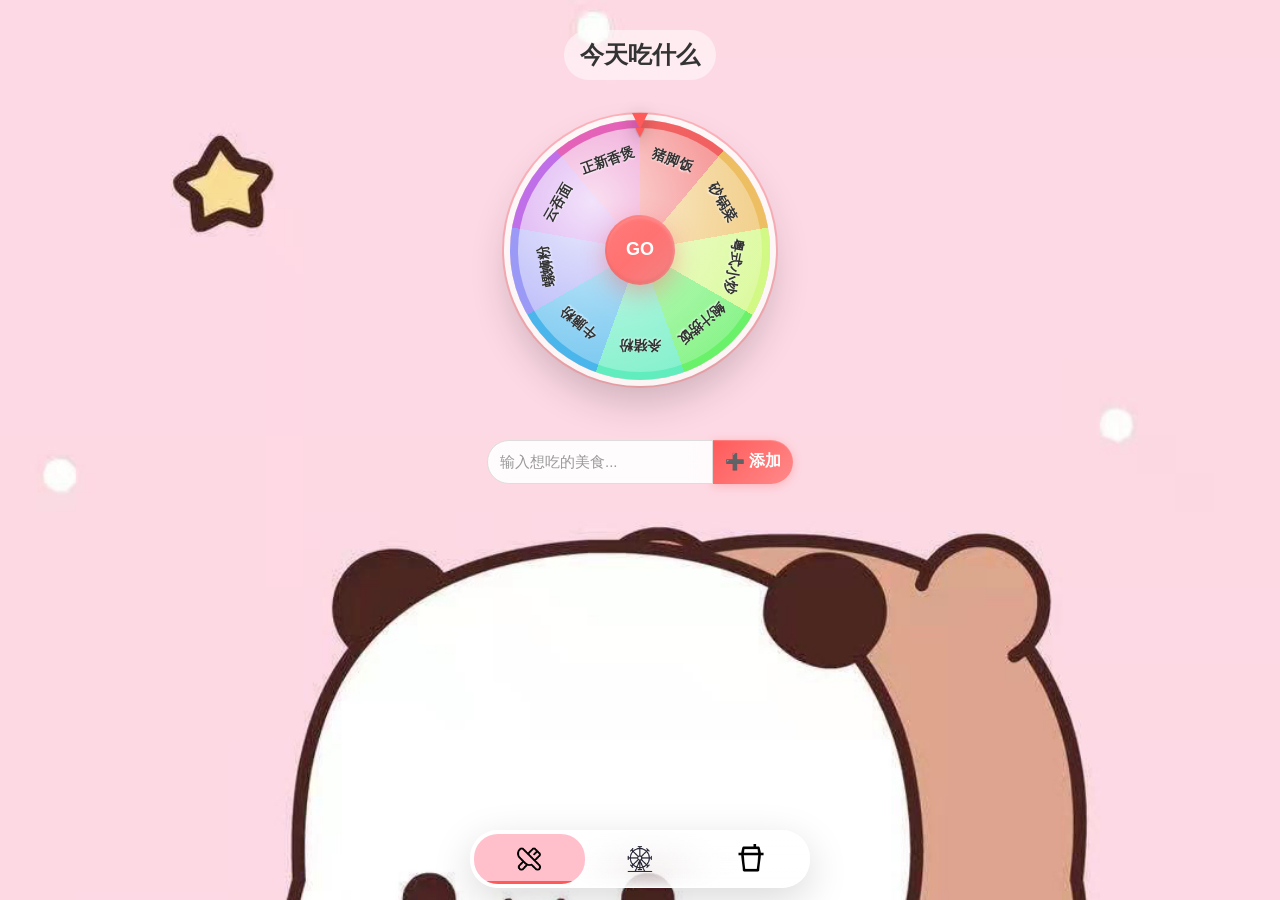
<file: index.html>
<!DOCTYPE html>
<html lang="zh-CN">
<head>
<meta charset="UTF-8">
<meta name="viewport" content="width=device-width,initial-scale=1,user-scalable=no">
<title>今天吃什么</title>
<link rel="stylesheet" href="css/liquid-tab.css">
<link rel="stylesheet" href="css/wheel.css">
<link rel="stylesheet" href="css/reset.css">
<link rel="stylesheet" href="css/all.css">
</head>
<body>
<div class="page">
  <h2>今天吃什么</h2>
  <div class="wheelWrap">
    <div class="pointer"></div>
    <div class="wheel" id="wheel"></div>
    <button class="btn pulse" id="goBtn">GO</button>
  </div>
  <div class="bar">
    <input id="addInput" placeholder="新增食物" onkeypress="if(event.key==='Enter')addItem()">
    <button onclick="addItem()">
    <span>➕</span>
    添加
  </button>
</div>
</div>

<!-- 底部 iOS 玻璃导航 -->
<nav class="liquidTab">
  <div class="liquid-drop"></div>
  <a href="index.html" class="active">
    <img src="./images/吃.png" alt="">
  </a>
  <a href="play.html">
    <img src="./images/玩.png" alt="">
  </a>
  <a href="drink.html">
    <img src="./images/喝.png" alt="">
  </a>
  <!-- 水滴指示器将由JavaScript动态添加 -->
</nav>

<script src="js/common.js"></script>
<script src="js/wheel.js"></script>
<script src="js/snow.js"></script>
<script>
  /* 本页专属数据 */
  const defaultArr = ['猪脚饭','砂锅菜','粤式小炒','鲍汁捞饭','杀猪粉','牛腩粉','螺蛳粉','云吞面','正新香煲'];
  initPage(defaultArr,'food');
</script>
<!-- 自定义弹窗 -->
<div id="customAlert" class="custom-alert">
  <div class="custom-alert-content">
    <div class="alert-title">🎉 恭喜你抽中了</div>
    <div class="alert-result" id="alertResult"></div>
    <button class="alert-confirm" id="alertConfirm">确定</button>
  </div>
</div>
<!-- 粒子背景容器 -->
<div id="particle-container"></div>
<!-- 雪花容器 -->
<div id="snow-container"></div>
</body>
</html>
</file>
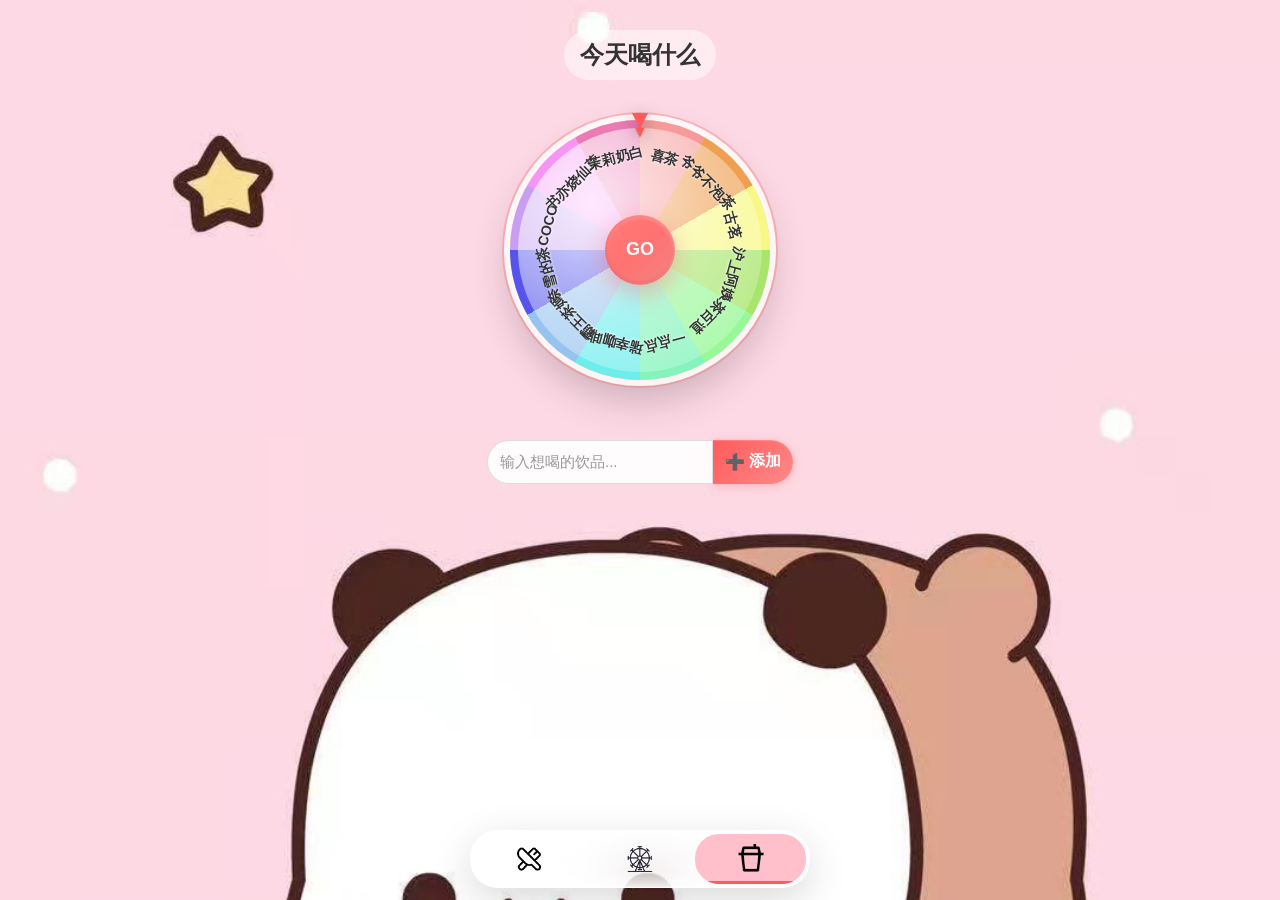
<file: drink.html>
<!DOCTYPE html>
<html lang="zh-CN">
<head>
<meta charset="UTF-8">
<meta name="viewport" content="width=device-width,initial-scale=1,user-scalable=no">
<title>今天喝什么</title>
<link rel="stylesheet" href="css/liquid-tab.css">
<link rel="stylesheet" href="css/wheel.css">
<link rel="stylesheet" href="css/reset.css">
<link rel="stylesheet" href="css/all.css">
</head>
<body>
<div class="page">
  <h2>今天喝什么</h2>
  <div class="wheelWrap">
    <div class="pointer"></div>
    <div class="wheel" id="wheel"></div>
    <button class="btn pulse" id="goBtn">GO</button>
  </div>
  <div class="bar">
    <input id="addInput" placeholder="新增饮品" onkeypress="if(event.key==='Enter')addItem()">
    <button onclick="addItem()">
    <span>➕</span>
    添加
  </button>
</div>
</div>

<nav class="liquidTab">
  <div class="liquid-drop"></div>
  <a href="index.html">
    <img src="./images/吃.png" alt="">
  </a>
  <a href="play.html">
    <img src="./images/玩.png" alt="">
  </a>
  <a href="drink.html" class="active">
    <img src="./images/喝.png" alt="">
  </a>
</nav>

<script src="js/common.js"></script>
<script src="js/wheel.js"></script>
<script src="js/"></script>
<script>
  const defaultArr = ['喜茶','爷爷不泡茶','古茗','沪上阿姨','茶百道','一点点','瑞幸咖啡','霸王茶姬','奈雪的茶','COCO','书亦烧仙草','茉莉奶白'];
  initPage(defaultArr,'drink');
</script>
<!-- 自定义弹窗 -->
<div id="customAlert" class="custom-alert">
  <div class="custom-alert-content">
    <div class="alert-title">🎉 恭喜你抽中了</div>
    <div class="alert-result" id="alertResult"></div>
    <button class="alert-confirm" id="alertConfirm">确定</button>
  </div>
</div>
<!-- 粒子背景容器 -->
<div id="particle-container"></div>
<!-- 雪花容器 -->
<div id="snow-container"></div>


</body>
</html>
</file>
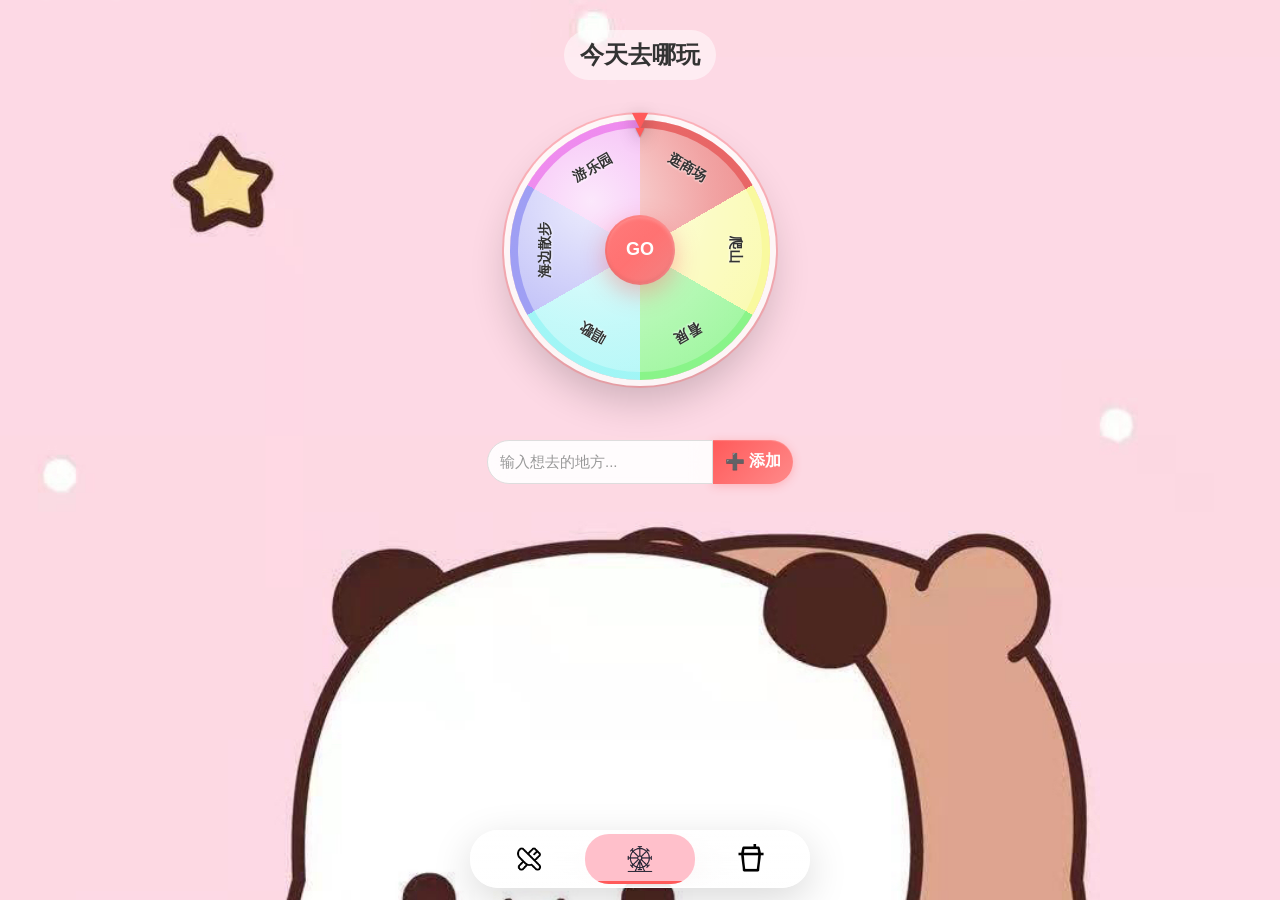
<file: play.html>
<!DOCTYPE html>
<html lang="zh-CN">
<head>
<meta charset="UTF-8">
<meta name="viewport" content="width=device-width,initial-scale=1,user-scalable=no">
<title>今天去哪玩</title>
<link rel="stylesheet" href="css/liquid-tab.css">
<link rel="stylesheet" href="css/wheel.css">
<link rel="stylesheet" href="css/reset.css">
<link rel="stylesheet" href="css/all.css">
</head>
<body>
<div class="page">
  <h2>今天去哪玩</h2>
  <div class="wheelWrap">
    <div class="pointer"></div>
    <div class="wheel" id="wheel"></div>
    <button class="btn pulse" id="goBtn">GO</button>
  </div>
  <div class="bar">
    <input id="addInput" placeholder="新增地点" onkeypress="if(event.key==='Enter')addItem()">
    <button onclick="addItem()">
    <span>➕</span>
    添加
  </button>
</div>
</div>

<nav class="liquidTab">
  <div class="liquid-drop"></div>
  <a href="index.html">
    <img src="./images/吃.png" alt="">
  </a>
  <a href="play.html" class="active">
    <img src="./images/玩.png" alt="">
  </a>
  <a href="drink.html">
    <img src="./images/喝.png" alt="">
  </a>
</nav>

<script src="js/common.js"></script>
<script src="js/wheel.js"></script>
<script src="js/snow.js"></script>
<script>
  const defaultArr = ['逛商场','爬山','看展','唱歌','海边散步','游乐园'];
  initPage(defaultArr,'play');
</script>
<!-- 自定义弹窗 -->
<div id="customAlert" class="custom-alert">
  <div class="custom-alert-content">
    <div class="alert-title">🎉 恭喜你抽中了</div>
    <div class="alert-result" id="alertResult"></div>
    <button class="alert-confirm" id="alertConfirm">确定</button>
  </div>
</div>
<!-- 粒子背景容器 -->
<div id="particle-container"></div>
<!-- 雪花容器 -->
<div id="snow-container"></div>


</body>
</html>
</file>
<file: css/liquid-tab.css>
/* ===== iOS 26 液态玻璃导航栏 - 正确实现 ===== */
.liquidTab {
  --tab-h: 58px;
  --radius: 28px;
  --accent: #ff5a5a;

  position: fixed;
  left: 50%;
  bottom: 12px;
  transform: translateX(-50%);
  width: 65%;
  max-width: 340px;
  height: var(--tab-h);
  display: flex;
  padding: 4px;
  border-radius: var(--radius);
  z-index: 999;
  
  /* 玻璃效果 */
  -webkit-backdrop-filter: blur(30px) saturate(200%);
  backdrop-filter: blur(30px) saturate(200%);
  background: 
    linear-gradient(180deg, 
      hsla(0, 0%, 100%, 0.80) 0%, 
      hsla(0, 0%, 100%, 0.40) 40%,
      hsla(0, 0%, 100%, 0.20) 100%),
    linear-gradient(0deg, 
      rgba(255, 255, 255, 0.9) 0%, 
      rgba(255, 255, 255, 0.1) 30%,
      transparent 100%);
  box-shadow:
    0 0 0 1px rgba(255, 255, 255, 0.6) inset,
    0 12px 40px rgba(0, 0, 0, 0.15);
  
  user-select: none;
  overflow: hidden; /* 确保水滴不会超出导航栏范围 */
}

/* 水滴指示器 - iOS 26风格 */
.liquidTab::before {
  content: '';
  position: absolute;
  width: 60px;
  height: 60px;
  background: rgba(255, 255, 255, 0.7);
  border-radius: 50%;
  top: 50%;
  left: 0;
  transform: translate(-50%, -50%) scale(0); /* 初始隐藏 */
  opacity: 0;
  transition: all 0.3s cubic-bezier(0.2, 0.8, 0.2, 1);
  filter: blur(4px); /* 增强模糊效果，更像水滴 */
  z-index: 0;
  pointer-events: none;
  box-shadow: 0 0 20px rgba(255, 255, 255, 0.6); /* 水滴光晕 */
}

/* 单个按钮 */
.liquidTab a {
  flex: 1 1 0;
  height: 100%;
  display: grid;
  place-content: center;
  font-size: 22px;
  color: rgba(0, 0, 0, 0.75);
  text-decoration: none;
  border-radius: calc(var(--radius) - 4px);
  position: relative;
  transition: all 0.3s cubic-bezier(0.25, 0.46, 0.45, 0.94);
  z-index: 1;
  pointer-events: auto;
}

/* 激活态 - 红色文字 */
.liquidTab a.active {
  background-color: pink;
}

/* 按压态 - 缩放和背景变化 */
.liquidTab a:active {
  transform: scale(0.95);
  background: rgba(255, 255, 255, 0.3);
  transition-duration: 0.1s;
}

/* 在现有的style区域添加 */
h2 {
  display: inline-block;
  padding: 8px 16px;
  background-color: rgba(255, 255, 255, 0.5);
  border-radius: 8px;
  margin: 20px auto; /* 保持居中 */
  border-radius: 30px;
}

.liquidTab a img {
  width: 30px;
  height: 30px;
}

/* 导航项激活动画 */
.liquidTab a.active {
  animation: tabPulse 1.3s infinite;
}

@keyframes tabPulse {
  0% { box-shadow: 0 0 0 0 rgba(255, 90, 90, 0.4); }
  70% { box-shadow: 0 0 0 8px rgba(255, 90, 90, 0); }
  100% { box-shadow: 0 0 0 0 rgba(255, 90, 90, 0); }
}

/* 导航项图标动画 */
.liquidTab a img {
  transition: transform 0.3s ease;
}

.liquidTab a:hover img {
  transform: scale(1.5);
}

/* 在现有样式基础上添加 */
.liquidTab {
  /* 确保导航栏是相对定位，作为水滴的容器 */
  position: relative;
  overflow: hidden;
}

/* 水滴指示器元素 */
.liquid-drop {
  position: absolute;
  width: 60px;
  height: 60px;
  background: rgba(255, 255, 255, 0.7);
  border-radius: 50%;
  top: 50%;
  left: 0;
  transform: translate(-50%, -50%) scale(0);
  opacity: 0;
  transition: all 0.3s cubic-bezier(0.2, 0.8, 0.2, 1);
  filter: blur(4px);
  z-index: 0;
  pointer-events: none;
  box-shadow: 0 0 20px rgba(255, 255, 255, 0.6);
}

/* 滑动椭圆指示器 */
.slide-indicator {
  position: absolute;
  background: rgba(255, 255, 255, 0.6);
  border-radius: 50%;
  pointer-events: none;
  z-index: 0;
  filter: blur(6px);
  transition: transform 0.1s ease-out, opacity 0.2s ease;
}

/* 水滴尾部效果 */
.slide-indicator::after {
  content: '';
  position: absolute;
  width: 60%;
  height: 60%;
  background: inherit;
  border-radius: 50%;
  filter: blur(4px);
  transition: all 0.15s ease-out;
}
</file>
<file: css/wheel.css>
.wheelWrap {
  width: 300px;
  height: 300px;
  margin: 20px auto 0;
  position: relative;
}

.wheel {
  width: 100%;
  height: 100%;
  border-radius: 50%;
  overflow: hidden;
  position: relative;
  box-shadow: 
    0 0 0 6px rgba(255, 255, 255, 0.9),
    0 0 0 8px rgba(255, 90, 90, 0.3),
    0 20px 40px rgba(0, 0, 0, 0.2);
  transition: transform 3s cubic-bezier(.2,.8,.2,1);
  background: linear-gradient(135deg, #fff 0%, #f8f9fa 100%);
}

.wheel::before {
  content: '';
  position: absolute;
  top: 8px;
  left: 8px;
  right: 8px;
  bottom: 8px;
  border-radius: 50%;
  background: 
    radial-gradient(circle at 30% 30%, 
      rgba(255, 255, 255, 0.8) 0%, 
      rgba(255, 255, 255, 0.4) 50%,
      rgba(255, 255, 255, 0.1) 100%);
  z-index: 1;
  pointer-events: none;
}

.wheel.spinning {
  transition: transform 3s cubic-bezier(.2,.8,.2,1);
}

.pointer {
  position: absolute;
  left: 50%;
  top: 13px;
  transform: translateX(-50%);
  width: 40px;
  height: 40px;
  z-index: 10;
  filter: drop-shadow(0 4px 8px rgba(0, 0, 0, 0.3));
  display: flex;
  align-items: center;
  justify-content: center;
}

.pointer::before {
  content: '';
  position: absolute;
  width: 0;
  height: 0;
  border-left: 8px solid transparent;
  border-right: 8px solid transparent;
  border-top: 16px solid #ff5a5a;
  top: 0;
}

.pointer::after {
  content: '▼';
  position: absolute;
  top: 8px;
  color: #ff5a5a;
  font-size: 16px;
  font-weight: bold;
  text-shadow: 0 1px 2px rgba(0, 0, 0, 0.2);
}

.btn {
  position: absolute;
  left: 50%;
  top: 50%;
  transform: translate(-50%, -50%);
  width: 70px;
  height: 70px;
  border-radius: 50%;
  background: linear-gradient(135deg, #ff5a5a, #ff8a8a);
  color: #fff;
  font-size: 18px;
  font-weight: bold;
  border: none;
  cursor: pointer;
  box-shadow: 
    0 8px 25px rgba(255, 90, 90, 0.4),
    inset 0 2px 4px rgba(255, 255, 255, 0.3),
    inset 0 -2px 4px rgba(0, 0, 0, 0.1);
  z-index: 11;
  transition: all 0.3s ease;
  display: flex;
  align-items: center;
  justify-content: center;
}

.btn::before {
  content: '';
  position: absolute;
  top: 2px;
  left: 2px;
  right: 2px;
  bottom: 2px;
  border-radius: 50%;
  background: linear-gradient(135deg, 
    rgba(255, 255, 255, 0.2) 0%, 
    rgba(255, 255, 255, 0) 50%,
    rgba(0, 0, 0, 0.05) 100%);
  pointer-events: none;
}

.btn:active {
  transform: translate(-50%, -50%) scale(0.95);
  box-shadow: 
    0 4px 15px rgba(255, 90, 90, 0.4),
    inset 0 2px 4px rgba(0, 0, 0, 0.1);
}

.btn:disabled {
  background: linear-gradient(135deg, #cccccc, #aaaaaa);
  cursor: not-allowed;
  transform: translate(-50%, -50%);
  box-shadow: 0 2px 8px rgba(0, 0, 0, 0.1);
}

.bar {
  display: flex;
  align-items: center;
  justify-content: center;
  margin-top: 20px;
  padding: 0 20px;
  gap: 0;
}

.bar input {
  flex: 1;
  height: 44px;
  padding: 0 16px;
  border: none;
  border-radius: 22px 0 0 22px;
  background: rgba(255, 255, 255, 0.9);
  box-shadow: 
    0 2px 10px rgba(0, 0, 0, 0.1),
    inset 0 1px 2px rgba(255, 255, 255, 0.8);
  font-size: 16px;
  color: #333;
  transition: all 0.3s ease;
  backdrop-filter: blur(10px);
}

.bar input:focus {
  outline: none;
  background: rgba(255, 255, 255, 0.95);
  box-shadow: 
    0 4px 20px rgba(255, 90, 90, 0.2),
    inset 0 1px 2px rgba(255, 255, 255, 0.9);
}

.bar input::placeholder {
  color: #999;
  font-size: 15px;
}

.bar button {
  height: 44px;
  width: 80px;
  border: none;
  border-radius: 0 22px 22px 0;
  background: linear-gradient(135deg, #ff5a5a, #ff8a8a);
  color: #fff;
  font-size: 16px;
  font-weight: 600;
  cursor: pointer;
  box-shadow: 
    0 2px 10px rgba(255, 90, 90, 0.3),
    inset 0 1px 1px rgba(255, 255, 255, 0.2);
  transition: all 0.3s ease;
  display: flex;
  align-items: center;
  justify-content: center;
  gap: 4px;
}

.bar button:active {
  transform: scale(0.95);
  box-shadow: 
    0 1px 5px rgba(255, 90, 90, 0.4),
    inset 0 1px 2px rgba(0, 0, 0, 0.1);
}

/* 自定义弹窗样式 */
.custom-alert {
  position: fixed;
  top: 0;
  left: 0;
  width: 100%;
  height: 100%;
  background: rgba(0, 0, 0, 0.7);
  display: none;
  justify-content: center;
  align-items: center;
  z-index: 1000;
  backdrop-filter: blur(8px);
}

.custom-alert.show {
  display: flex;
  animation: fadeIn 0.3s ease;
}

.custom-alert-content {
  background: linear-gradient(135deg, #fff 0%, #f8f9fa 100%);
  padding: 30px 40px;
  border-radius: 20px;
  text-align: center;
  box-shadow: 0 20px 40px rgba(0, 0, 0, 0.3);
  border: 1px solid rgba(255, 255, 255, 0.2);
  max-width: 280px;
  width: 80%;
  position: relative;
  transform: scale(0.8);
  animation: popIn 0.4s cubic-bezier(0.175, 0.885, 0.32, 1.275) forwards;
}

.custom-alert-content::before {
  content: '';
  position: absolute;
  top: -2px;
  left: -2px;
  right: -2px;
  bottom: -2px;
  background: linear-gradient(135deg, #ff5a5a, #ff8a8a);
  border-radius: 22px;
  z-index: -1;
  opacity: 0.8;
}

.alert-title {
  font-size: 18px;
  font-weight: 600;
  color: #333;
  margin-bottom: 8px;
  display: flex;
  align-items: center;
  justify-content: center;
  gap: 8px;
}

.alert-result {
  font-size: 24px;
  font-weight: bold;
  color: white;
  margin: 15px 0;
  padding: 12px;
  background: rgba(255, 90, 90, 0.1);
  border-radius: 12px;
  border: 2px dashed #ff5a5a;
}

.alert-confirm {
  background: linear-gradient(135deg, #ff5a5a, #ff8a8a);
  color: white;
  border: none;
  padding: 12px 30px;
  border-radius: 25px;
  font-size: 16px;
  font-weight: 600;
  cursor: pointer;
  margin-top: 10px;
  box-shadow: 0 4px 15px rgba(255, 90, 90, 0.3);
  transition: all 0.3s ease;
}

.alert-confirm:active {
  transform: scale(0.95);
  box-shadow: 0 2px 8px rgba(255, 90, 90, 0.4);
}

@keyframes fadeIn {
  from { opacity: 0; }
  to { opacity: 1; }
}

@keyframes popIn {
  0% { transform: scale(0.8); opacity: 0; }
  100% { transform: scale(1); opacity: 1; }
}

/* 转盘项目文字样式优化 */
.wheel span {
  position: absolute;
  left: 50%;
  top: 50%;
  transform-origin: center;
  font-size: min(2.2vmin, 14px);
  font-weight: bold;
  color: #333;
  white-space: nowrap;
  max-width: 80px;
  overflow: hidden;
  text-overflow: ellipsis;
  pointer-events: none;
  text-shadow: 0 1px 2px rgba(255, 255, 255, 0.8);
  z-index: 2;
}

/* 转盘旋转样式 */
.wheel.spinning {
  transition: transform 3s cubic-bezier(.2,.8,.2,1);
  transform-origin: center center;
}

/* 转盘选项hover效果 */
.wheel-item {
  transition: all 0.3s ease;
}

.wheel-item:hover {
  transform: scale(1.05);
  filter: brightness(1.1);
}

/* 转盘旋转时的选项动画 */
.wheel.spinning .wheel-item {
  animation: spinHighlight 0.5s infinite alternate;
}

@keyframes spinHighlight {
  from { filter: brightness(1); }
  to { filter: brightness(1.3); }
}

/* 输入框聚焦动画 */
.bar input {
  transition: all 0.3s cubic-bezier(0.25, 0.46, 0.45, 0.94);
}

.bar input:focus {
  transform: translateY(-2px);
  box-shadow: 
    0 6px 20px rgba(255, 90, 90, 0.3),
    inset 0 1px 2px rgba(255, 255, 255, 0.9);
}

/* 添加按钮悬停效果 */
.bar button:hover {
  transform: translateY(-2px);
  box-shadow: 
    0 4px 15px rgba(255, 90, 90, 0.4),
    inset 0 1px 1px rgba(255, 255, 255, 0.3);
}

/* 文字动画（修复后） */
.wheel span {
  transition: transform 0.3s ease, opacity 0.3s ease;
  opacity: 0.8;
}

.wheel.spinning span {
  animation: textSpin 0.5s infinite alternate;
}

/* 修复文字旋转动画变量名 */
@keyframes textSpin {
  from { transform: translate(-50%, -50%) rotate(var(--a)) translateY(-95px) scale(0.95); }
  to { transform: translate(-50%, -50%) rotate(var(--a)) translateY(-95px) scale(1.05); }
}

/* 转盘长按效果 */
.wheel {
  transition: all 0.3s ease;
}

.wheel.long-press {
  transform: scale(0.98);
  box-shadow: 
    0 0 0 6px rgba(255, 255, 255, 0.9),
    0 0 0 8px rgba(255, 90, 90, 0.5),
    0 20px 40px rgba(0, 0, 0, 0.25);
}
</file>
<file: css/all.css>
/* 在现有的style区域添加 */
#addInput {
  /* 确保输入框内边距和边框设置正确 */
  padding: 8px 12px;
  border: 1px solid #ddd;
  /* 去除可能导致偏移的样式 */
  transform: none !important;
  box-shadow: none !important;
}
/* 雪花容器样式 */
#snow-container {
  position: fixed;
  top: 0;
  left: 0;
  width: 100%;
  height: 100%;
  pointer-events: none;
  overflow: hidden;
  z-index: 100;
}

/* 雪花基础样式 */
.snowflake {
  position: absolute;
  top: -20px;
  color: #fff;
  opacity: 0.8;
  font-size: 1em;
  user-select: none;
  z-index: 100;
  text-shadow: 0 0 5px rgba(255, 255, 255, 0.5);
}

/* 雪花飘落动画 */
@keyframes fall {
  0% {
    transform: translateY(0) translateX(0) rotate(0deg);
    opacity: 0.8;
  }
  100% {
    transform: translateY(100vh) translateX(20px) rotate(360deg);
    opacity: 0.2;
  }
}

/* 粒子背景样式 */
#particle-container {
  position: fixed;
  top: 0;
  left: 0;
  width: 100%;
  height: 100%;
  pointer-events: none;
  z-index: 50;
}

.particle {
  position: absolute;
  border-radius: 50%;
  background: rgba(255, 255, 255, 0.6);
  opacity: 0;
}

/* 转盘悬浮效果 */
.wheelWrap:hover .wheel {
  transform: scale(1.02);
  box-shadow: 
    0 0 0 6px rgba(255, 255, 255, 0.9),
    0 0 0 8px rgba(255, 90, 90, 0.4),
    0 25px 50px rgba(0, 0, 0, 0.25);
  transition: all 0.3s ease;
}

/* 按钮脉冲效果 */
.btn.pulse::after {
  content: '';
  position: absolute;
  top: 0;
  left: 0;
  width: 100%;
  height: 100%;
  border-radius: 50%;
  background: rgba(255, 255, 255, 0.4);
  transform: scale(0);
  animation: pulse 2s infinite;
}

@keyframes pulse {
  to {
    transform: scale(2);
    opacity: 0;
  }
}

/* 选项卡切换动画 */
.liquidTab a {
  transition: all 0.4s cubic-bezier(0.2, 0.8, 0.2, 1);
}

/* 页面加载动画 */
.page {
  animation: fadeInUp 0.8s ease forwards;
  opacity: 0;
}

@keyframes fadeInUp {
  from {
    opacity: 0;
    transform: translateY(20px);
  }
  to {
    opacity: 1;
    transform: translateY(0);
  }
}

/* 在css/all.css中添加 */
/* 触摸反馈增强 */
.touch-feedback {
  -webkit-tap-highlight-color: transparent;
  user-select: none;
}

/* 卡片式触摸效果 */
.card {
  transition: all 0.2s ease;
}

.card:active {
  transform: scale(0.98);
  box-shadow: 0 4px 12px rgba(0,0,0,0.1) !important;
}

/* 按钮长按效果 */
.long-press-active {
  transform: scale(0.9) !important;
  opacity: 0.8 !important;
}

/* 滑动删除提示 */
.swipe-delete {
  position: relative;
  overflow: hidden;
}

.swipe-delete-content {
  transition: transform 0.3s ease;
}

.swipe-delete-actions {
  position: absolute;
  top: 0;
  right: 0;
  height: 100%;
  display: flex;
  z-index: 1;
}

/* 在css/liquid-tab.css中添加 */
/* 导航栏触摸反馈优化 */
.liquidTab a {
  touch-action: manipulation;
}

.liquidTab a:active img {
  transform: scale(0.85);
}

/* 在css/wheel.css中添加 */
/* 转盘触摸区域扩大 */
.wheelWrap {
  touch-action: manipulation;
  padding: 20px;
  margin: -20px auto 0;
}

/* 输入框触摸优化 */
.bar input {
  touch-action: manipulation;
}

/* 弹窗按钮触摸效果 */
.alert-confirm:active {
  transform: scale(0.9);
  box-shadow: 0 2px 8px rgba(255,90,90,0.3);
}
</file>
